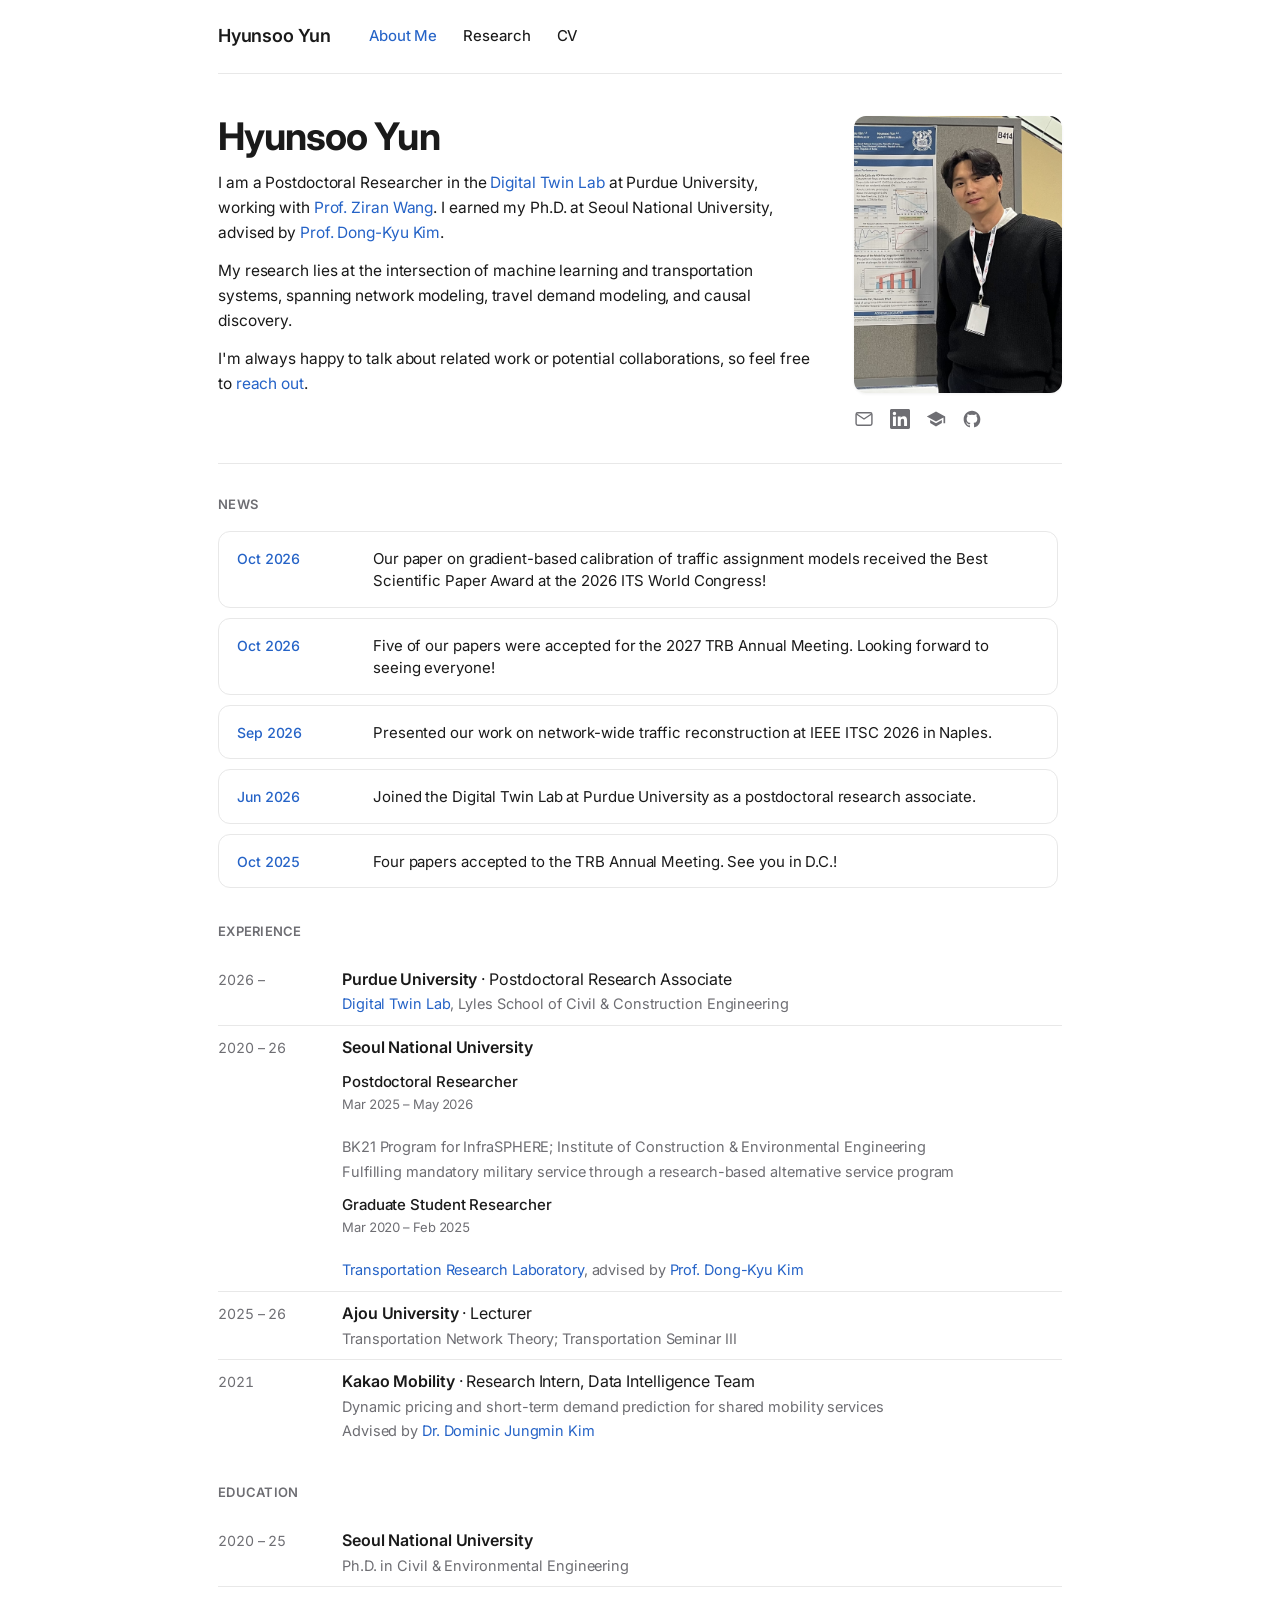
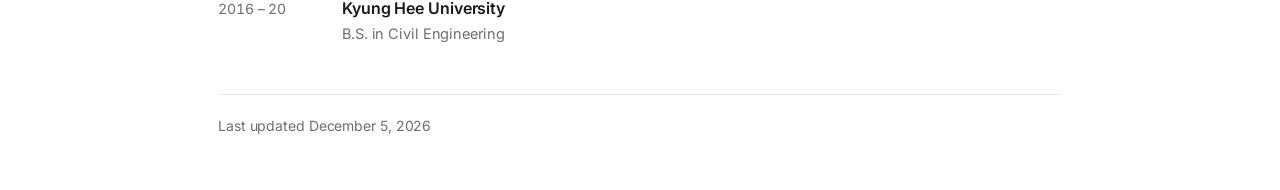
<file: index.html>
<!DOCTYPE html>
<html lang="en">
<head>
<meta charset="utf-8">
<meta name="viewport" content="width=device-width, initial-scale=1">
<title>Hyunsoo Yun</title>
<meta name="description" content="Hyunsoo Yun, Postdoctoral Research Associate, Digital Twin Lab, Purdue University. Traffic operations, causal modeling, and digital twins.">
<meta property="og:title" content="Hyunsoo Yun">
<meta property="og:description" content="Postdoctoral Research Associate, Digital Twin Lab, Purdue University.">
<link rel="preconnect" href="https://fonts.googleapis.com">
<link rel="preconnect" href="https://fonts.gstatic.com" crossorigin>
<link href="https://fonts.googleapis.com/css2?family=Inter:wght@400;450;500;600;700&family=IBM+Plex+Mono:wght@400;500&display=swap" rel="stylesheet">
<link rel="stylesheet" href="style.css">
</head>
<body>
<div class="wrap">

  <nav class="site">
    <a href="index.html" class="sig">Hyunsoo Yun</a>
    <div class="links">
      <a href="index.html" class="on">About Me</a>
      <a href="research.html">Research</a>
      <a href="assets/CV_Hyunsoo%20Yun%20(2026.11.23).pdf" target="_blank" rel="noopener">CV</a>
    </div>
  </nav>

  <header class="hero">
    <div class="hero-text">
      <h1>Hyunsoo Yun</h1>
      <p class="about">I am a Postdoctoral Researcher in the <a href="https://purduedigitaltwin.github.io">Digital Twin Lab</a> at Purdue University, working with <a href="https://ziranw.github.io">Prof. Ziran Wang</a>. I earned my Ph.D. at Seoul National University, advised by <a href="https://sites.google.com/view/trlab-snu/home?authuser=0">Prof. Dong-Kyu Kim</a>.</p>
      <p class="about">My research lies at the intersection of machine learning and transportation systems, spanning network modeling, travel demand modeling, and causal discovery.</p>
      <p class="about">I'm always happy to talk about related work or potential collaborations, so feel free to <a class="maillink" href="#">reach out</a>.</p>
    </div>
    <div>
      <img class="portrait" src="assets/profile.jpg" alt="Hyunsoo Yun">
      <div class="social">
        <a href="#" class="maillink" aria-label="Email" title="Email"><svg viewBox="0 0 24 24" fill="none" stroke="currentColor" stroke-width="1.7"><rect x="2.5" y="4.5" width="19" height="15" rx="2"/><path d="M3 6l9 6 9-6"/></svg></a>
        <a href="https://www.linkedin.com/in/hyunsoo-yun-675307217/" aria-label="LinkedIn" title="LinkedIn"><svg viewBox="0 0 24 24" fill="currentColor"><path d="M20.45 20.45h-3.56v-5.57c0-1.33-.02-3.04-1.85-3.04-1.85 0-2.13 1.45-2.13 2.94v5.67H9.35V9h3.41v1.56h.05c.48-.9 1.64-1.85 3.37-1.85 3.6 0 4.27 2.37 4.27 5.45v6.29zM5.34 7.43a2.06 2.06 0 110-4.13 2.06 2.06 0 010 4.13zM7.12 20.45H3.56V9h3.56v11.45zM22.22 0H1.77C.79 0 0 .77 0 1.73v20.54C0 23.23.79 24 1.77 24h20.45c.98 0 1.78-.77 1.78-1.73V1.73C24 .77 23.2 0 22.22 0z"/></svg></a>
        <a href="https://scholar.google.com/citations?user=NvC2dcgAAAAJ&amp;hl=ko&amp;oi=ao" aria-label="Google Scholar" title="Google Scholar"><svg viewBox="0 0 24 24" fill="currentColor"><path d="M12 3L1 9l11 6 9-4.91V17h2V9zM5 13.18v3.5L12 21l7-4.32v-3.5L12 17z"/></svg></a>
        <a href="https://github.com/HyunsooYun" aria-label="GitHub" title="GitHub"><svg viewBox="0 0 24 24" fill="currentColor"><path d="M12 2C6.48 2 2 6.58 2 12.25c0 4.53 2.87 8.37 6.84 9.73.5.1.68-.22.68-.49l-.01-1.9c-2.78.62-3.37-1.22-3.37-1.22-.46-1.18-1.11-1.5-1.11-1.5-.9-.63.07-.62.07-.62 1 .07 1.53 1.06 1.53 1.06.89 1.56 2.34 1.11 2.91.85.09-.66.35-1.11.63-1.36-2.22-.26-4.56-1.14-4.56-5.07 0-1.12.39-2.03 1.03-2.75-.1-.26-.45-1.3.1-2.71 0 0 .84-.28 2.75 1.05a9.3 9.3 0 015 0c1.91-1.33 2.75-1.05 2.75-1.05.55 1.41.2 2.45.1 2.71.64.72 1.03 1.63 1.03 2.75 0 3.94-2.34 4.81-4.57 5.06.36.32.68.94.68 1.9l-.01 2.82c0 .27.18.59.69.49A10.02 10.02 0 0022 12.25C22 6.58 17.52 2 12 2z"/></svg></a>
      </div>
    </div>
  </header>

  <section>
    <h2>News</h2>
    <div class="newsscroll">
      <article class="newscard"><span class="yr">Oct 2026</span><p>Our paper on gradient-based calibration of traffic assignment models received the Best Scientific Paper Award at the 2026 ITS World Congress!</p></article>
      <article class="newscard"><span class="yr">Oct 2026</span><p>Five of our papers were accepted for the 2027 TRB Annual Meeting. Looking forward to seeing everyone!</p></article>
      <article class="newscard"><span class="yr">Sep 2026</span><p>Presented our work on network-wide traffic reconstruction at IEEE ITSC 2026 in Naples.</p></article>
      <article class="newscard"><span class="yr">Jun 2026</span><p>Joined the Digital Twin Lab at Purdue University as a postdoctoral research associate.</p></article>
      <article class="newscard"><span class="yr">Oct 2025</span><p>Four papers accepted to the TRB Annual Meeting. See you in D.C.!</p></article>
      <article class="newscard"><span class="yr">Feb 2025</span><p>Excited to join the BK Education &amp; Research Program for InfraSPHERE at Seoul National University.</p></article>
      <article class="newscard"><span class="yr">Dec 2024</span><p>I’m delighted to be joining Ajou University as a lecturer for the 2025 academic year!</p></article>
      <article class="newscard"><span class="yr">Dec 2024</span><p>Successfully defended my doctoral dissertation!</p></article>
      <article class="newscard"><span class="yr">Mar 2024</span><p>Completed a three-week Basic Military Training course for the Republic of Korea Army.</p></article>
      <article class="newscard"><span class="yr">Jan 2024</span><p>Honored to be selected for the Brain Korea 21 Future Innovative Talent Scholarship.</p></article>
    </div>
  </section>

  <section>
    <h2>Experience</h2>
    <ul class="rows">
      <li><span class="yr">2026 –</span><span class="txt"><b>Purdue University</b> · Postdoctoral Research Associate<span class="sub"><a href="https://purduedigitaltwin.github.io">Digital Twin Lab</a>, Lyles School of Civil &amp; Construction Engineering</span></span></li>
      <li><span class="yr">2020 – 26</span><span class="txt"><b>Seoul National University</b><span class="role">Postdoctoral Researcher<span class="rdate">Mar 2025 – May 2026</span></span><span class="sub">BK21 Program for InfraSPHERE; Institute of Construction &amp; Environmental Engineering</span><span class="sub">Fulfilling mandatory military service through a research-based alternative service program</span><span class="role">Graduate Student Researcher<span class="rdate">Mar 2020 – Feb 2025</span></span><span class="sub"><a href="https://sites.google.com/view/trlab-snu/home?authuser=0">Transportation Research Laboratory</a>, advised by <a href="https://sites.google.com/view/trlab-snu/home?authuser=0">Prof. Dong-Kyu Kim</a></span></span></li>
      <li><span class="yr">2025 – 26</span><span class="txt"><b>Ajou University</b> · Lecturer<span class="sub">Transportation Network Theory; Transportation Seminar III</span></span></li>
      <li><span class="yr">2021</span><span class="txt"><b>Kakao Mobility</b> · Research Intern, Data Intelligence Team<span class="sub">Dynamic pricing and short-term demand prediction for shared mobility services</span><span class="sub">Advised by <a href="https://www.linkedin.com/in/dominic-jungmin-kim-phd-b75684a2/">Dr. Dominic Jungmin Kim</a></span></span></li>
    </ul>
  </section>


  <section>
    <h2>Education</h2>
    <ul class="rows">
      <li><span class="yr">2020 – 25</span><span class="txt"><b>Seoul National University</b><span class="sub">Ph.D. in Civil &amp; Environmental Engineering</span></span></li>
      <li><span class="yr">2016 – 20</span><span class="txt"><b>Kyung Hee University</b><span class="sub">B.S. in Civil Engineering</span></span></li>
    </ul>
  </section>

  <footer>
    <span>Last updated <span id="updated"></span></span>
  </footer>

</div>
<script>
  // Assemble email at runtime so scrapers don't harvest it from the source.
  (function(){
    var user='hyunsoo', domain='purdue.edu';
    document.querySelectorAll('.maillink').forEach(function(a){
      a.href='mailto:'+user+'@'+domain;
    });
    var u=document.getElementById('updated');
    if(u){
      u.textContent=new Date(document.lastModified).toLocaleDateString('en-US',
        {year:'numeric',month:'long',day:'numeric'});
    }
  })();
</script>
</body>
</html>
</file>
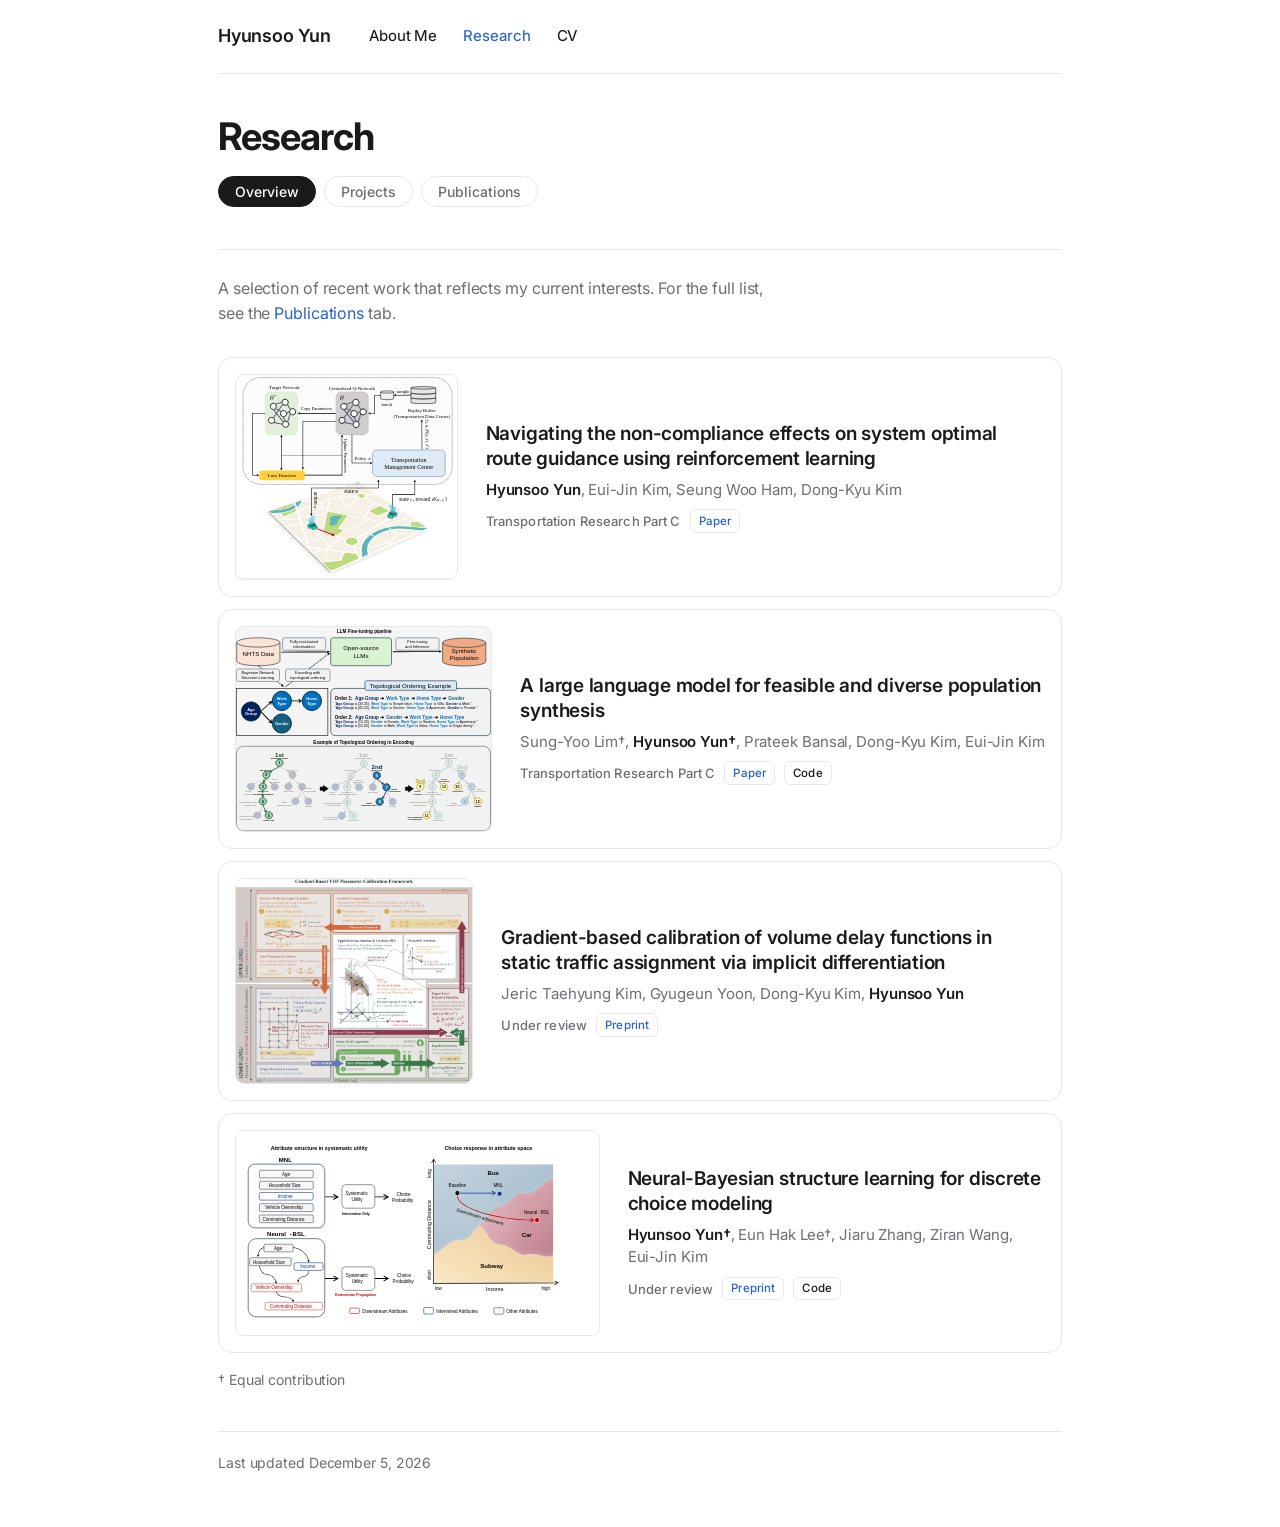
<file: research.html>
<!DOCTYPE html>
<html lang="en">
<head>
<meta charset="utf-8">
<meta name="viewport" content="width=device-width, initial-scale=1">
<title>Research · Hyunsoo Yun</title>
<meta name="description" content="Research overview, projects, and publications of Hyunsoo Yun.">
<link rel="preconnect" href="https://fonts.googleapis.com">
<link rel="preconnect" href="https://fonts.gstatic.com" crossorigin>
<link href="https://fonts.googleapis.com/css2?family=Inter:wght@400;450;500;600;700&family=IBM+Plex+Mono:wght@400;500&display=swap" rel="stylesheet">
<link rel="stylesheet" href="style.css">
</head>
<body>
<div class="wrap">

  <nav class="site">
    <a href="index.html" class="sig">Hyunsoo Yun</a>
    <div class="links">
      <a href="index.html">About Me</a>
      <a href="research.html" class="on">Research</a>
      <a href="assets/CV_Hyunsoo%20Yun%20(2026.11.23).pdf" target="_blank" rel="noopener">CV</a>
    </div>
  </nav>

  <header class="hero" style="display:block">
    <h1>Research</h1>
    <div class="subtabs">
      <button class="subtab on" data-r="overview">Overview</button>
      <button class="subtab" data-r="projects">Projects</button>
      <button class="subtab" data-r="pubs">Publications</button>
    </div>
  </header>

  <!-- OVERVIEW -->
  <div class="rpane on" id="overview">
    <section style="padding-top:26px">
      <p class="research-intro" style="margin-top:0">A selection of recent work that reflects my current interests. For the full list, <span style="white-space:nowrap">see the <a href="#" class="tolink" data-r="pubs">Publications</a> tab.</span></p>
    </section>

    <section>
      <div class="workcard">
        <img class="thumb" src="assets/work-noncompliance.svg" alt="Non-compliance route guidance">
        <div>
          <h3>Navigating the non-compliance effects on system optimal route guidance using reinforcement learning</h3>
          <p class="authors"><span class="me">Hyunsoo Yun</span>, Eui-Jin Kim, Seung Woo Ham, Dong-Kyu Kim</p>
          <div class="rmeta">Transportation Research Part C <a class="pin" href="https://doi.org/10.1016/j.trc.2024.104721">Paper</a></div>
        </div>
      </div>

      <div class="workcard">
        <img class="thumb" src="assets/work-popsynth.svg" alt="LLM population synthesis">
        <div>
          <h3>A large language model for feasible and diverse population synthesis</h3>
          <p class="authors">Sung-Yoo Lim&dagger;, <span class="me">Hyunsoo Yun&dagger;</span>, Prateek Bansal, Dong-Kyu Kim, Eui-Jin Kim</p>
          <div class="rmeta">Transportation Research Part C <a class="pin" href="https://doi.org/10.1016/j.trc.2026.105581">Paper</a> <a class="pin code" href="https://github.com/HyunsooYun/llm-pop-synth">Code</a></div>
        </div>
      </div>

      <div class="workcard">
        <img class="thumb" src="assets/work-vdf.jpg" alt="Gradient-based VDF calibration">
        <div>
          <h3>Gradient-based calibration of volume delay functions in static traffic assignment via implicit differentiation</h3>
          <p class="authors">Jeric Taehyung Kim, Gyugeun Yoon, Dong-Kyu Kim, <span class="me">Hyunsoo Yun</span></p>
          <div class="rmeta">Under review <a class="pin" href="https://dx.doi.org/10.2139/ssrn.6993254">Preprint</a></div>
        </div>
      </div>

      <div class="workcard">
        <img class="thumb" src="assets/work-neural-bsl.svg" alt="Neural-Bayesian structure learning for discrete choice modeling">
        <div>
          <h3>Neural-Bayesian structure learning for discrete choice modeling</h3>
          <p class="authors"><span class="me">Hyunsoo Yun&dagger;</span>, Eun Hak Lee&dagger;, Jiaru Zhang, Ziran Wang, Eui-Jin Kim</p>
          <div class="rmeta">Under review <a class="pin" href="https://arxiv.org/abs/2608.25258">Preprint</a> <a class="pin code" href="https://github.com/HyunsooYun/neural-bsl">Code</a></div>
        </div>
      </div>

      <p class="foot-note">&dagger; Equal contribution</p>
    </section>
  </div>

  <!-- PROJECTS -->
  <div class="rpane" id="projects">
    <section style="padding-top:26px">
      <h2>Projects</h2>
      <p class="research-intro" style="margin-top:0">Funded and applied research projects. Coming soon.</p>
    </section>
  </div>

  <!-- PUBLICATIONS -->
  <div class="rpane" id="pubs">
    <section style="padding-top:20px">
      <details class="pubgroup">
        <summary><span class="ph">Journal Articles</span><span class="expand"></span><svg class="chev" viewBox="0 0 24 24" fill="none" stroke="currentColor" stroke-width="2" stroke-linecap="round" stroke-linejoin="round"><path d="M9 6l6 6-6 6"/></svg></summary>
        <ul class="rows">
        <li><span class="yr">2027</span><span class="txt">Lee, S.H., <span class="me">Yun, H.</span>, Ham, S.W., &amp; Kim, D.K. <a class="ptitle" href="https://www.sciencedirect.com/science/article/pii/S0965856426004660">Impact of traffic management center functionality on speed harmonization in urban networks under mixed traffic environments.</a> <span class="venue">Transportation Research Part A: Policy and Practice</span></span></li>
        <li><span class="yr">2026</span><span class="txt">Kim, P., <span class="me">Yun, H.</span>, &amp; Kim, D.K. <a class="ptitle" href="https://doi.org/10.1016/j.jpubtr.2026.100175">City-scale unmet bus demand modeling with passenger reneging behavior.</a> <span class="venue">Journal of Public Transportation</span></span></li>
        <li><span class="yr">2026</span><span class="txt">Lim, S.Y.&dagger;, <span class="me">Yun, H.&dagger;</span>, Bansal, P., Kim, D.K., &amp; Kim, E.J. <a class="ptitle" href="https://doi.org/10.1016/j.trc.2026.105581">A Large Language Model for Feasible and Diverse Population Synthesis.</a> <span class="venue">Transportation Research Part C</span> <a class="pin code" href="https://github.com/HyunsooYun/llm-pop-synth">Code</a></span></li>
        <li><span class="yr">2025</span><span class="txt">Lee, E.H., <span class="me">Yun, H.</span>, Cho, S.H., &amp; Lee, E. <a class="ptitle" href="https://doi.org/10.1080/19439962.2025.2598268">Aggressive driving in ride-hailing: Work hours and road conditions.</a> <span class="venue">Journal of Transportation Safety &amp; Security</span></span></li>
        <li><span class="yr">2025</span><span class="txt"><span class="me">Yun, H.</span> &amp; Lee, E.H. <a class="ptitle" href="https://doi.org/10.1016/j.tranpol.2025.06.021">Party politics in transport policy with a large language model.</a> <span class="venue">Transport Policy</span></span></li>
        <li><span class="yr">2025</span><span class="txt">Min, D., <span class="me">Yun, H.</span>, Kim, D.K., &amp; Ham, S.W. <a class="ptitle" href="https://doi.org/10.1177/03611981251378484">Dynamic origin-destination matrix estimation using metamodel-based model predictive control for real time application.</a> <span class="venue">Transportation Research Record</span></span></li>
        <li><span class="yr">2025</span><span class="txt">Kim, P., <span class="me">Yun, H.</span>, Kim, J., &amp; Kim, D.K. <a class="ptitle" href="https://doi.org/10.1016/j.trc.2025.105244">Scalable link cost learning for real-time route guidance systems.</a> <span class="venue">Transportation Research Part C</span></span></li>
        <li><span class="yr">2024</span><span class="txt"><span class="me">Yun, H.</span>, Kim, E.J., Ham, S.W., &amp; Kim, D.K. <a class="ptitle" href="https://doi.org/10.1016/j.trc.2024.104721">Navigating the non-compliance effects on system optimal route guidance using reinforcement learning.</a> <span class="venue">Transportation Research Part C</span></span></li>
        <li><span class="yr">2023</span><span class="txt">Min, D., <span class="me">Yun, H.</span>, Ham, S.W., &amp; Kim, D.K. <a class="ptitle" href="https://doi.org/10.1177/03611981241266837">Real-time estimation of origin-destination matrices using a deep neural network for digital twins.</a> <span class="venue">Transportation Research Record</span></span></li>
        <li><span class="yr">2023</span><span class="txt"><span class="me">Yun, H.</span>, Lee, E.H., Moon, S., &amp; Kim, D.K. <a class="ptitle" href="https://doi.org/10.1177/03611981231190394">Data-driven approach for measuring and managing physical distancing in subways during pandemic conditions.</a> <span class="venue">Transportation Research Record</span></span></li>
        <li><span class="yr">2022</span><span class="txt"><span class="me">Yun, H.</span>, Kim, E.J., Ham, S.W., &amp; Kim, D.K. <a class="ptitle" href="https://doi.org/10.1080/15472450.2022.2135437">Price incentive strategy for the e-scooter sharing service using deep reinforcement learning.</a> <span class="venue">Journal of Intelligent Transportation Systems</span></span></li>
        <li><span class="yr">2021</span><span class="txt"><span class="me">Yun, H.</span>, Lee, E.H., Kim, D.K., &amp; Cho, S.H. <a class="ptitle" href="https://doi.org/10.1177/03611981211027562">Development of estimating methodology for transit accessibility using smart card data.</a> <span class="venue">Transportation Research Record</span></span></li>
        </ul>
      </details>

      <details class="pubgroup">
        <summary><span class="ph">Ongoing Work</span><span class="expand"></span><svg class="chev" viewBox="0 0 24 24" fill="none" stroke="currentColor" stroke-width="2" stroke-linecap="round" stroke-linejoin="round"><path d="M9 6l6 6-6 6"/></svg></summary>
        <ul class="rows">
        <li><span class="yr">–</span><span class="txt">Jiang, L., Wei, C., Li, Y., Wang, S., Zhou, Y., <span class="me">Yun, H.</span>, Liao, X., Pitts, B., &amp; Wang, Z. <a class="ptitle" href="https://arxiv.org/abs/2611.05968">InterSim: Innovative Intersection Digital Twins for Human-in-the-Loop Driving Simulation.</a> <a class="pin code" href="https://github.com/PurdueDigitalTwin/InterSim-Simulator">Code</a> <a class="pin code" href="https://purduedigitaltwin.github.io/InterSim/">Project</a></span></li>
        <li><span class="yr">–</span><span class="txt"><span class="me">Yun, H.&dagger;</span>, Lee, E.H.&dagger;, Zhang, J., Wang, Z., &amp; Kim, E.J. <a class="ptitle" href="https://arxiv.org/abs/2608.25258">Neural-Bayesian Structure Learning for Discrete Choice Modeling.</a> <a class="pin code" href="https://github.com/HyunsooYun/neural-bsl">Code</a></span></li>
        <li><span class="yr">–</span><span class="txt">Kim, J.T., Yoon, G., Kim, D.K., &amp; <span class="me">Yun, H.</span> <a class="ptitle" href="https://dx.doi.org/10.2139/ssrn.6993254">Gradient-Based Calibration of Volume Delay Functions in Static Traffic Assignment via Implicit Differentiation.</a></span></li>
        <li><span class="yr">–</span><span class="txt">Kim, P., <span class="me">Yun, H.</span>, &amp; Kim, D.K. Learning Heterogeneous Link Costs for Scalable Real-Time Route Recommendation.</span></li>
        <li><span class="yr">–</span><span class="txt">Lee, E.H., Cho, J.H., Tu, Z., &amp; <span class="me">Yun, H.</span> DeciGen: Generative Multi-Criteria Decision Making in Transportation Planning.</span></li>
        <li><span class="yr">–</span><span class="txt">Lee, E.H., Lee, E., Lee, Y.-I., <span class="me">Yun, H.</span>, Yun, H.-R., Lee, G., &amp; Lee, T. Fare-free Subway and Senior Delivery Work in Seoul.</span></li>
        <li><span class="yr">–</span><span class="txt">Choi, S., Choi, J., Kim, D.K., &amp; <span class="me">Yun, H.</span> A two-stage framework for anomaly detection and classification in loop detector data.</span></li>
        <li><span class="yr">–</span><span class="txt">Lee, E.H., Lee, J.-H., Kim, J., <span class="me">Yun, H.</span>, Cho, S.-H., &amp; Kwon, O.H. Functional Demand-Responsive Transit Planning for Older Adults in a Super-Aging Society Using Generative AI.</span></li>
        <li><span class="yr">–</span><span class="txt">Lee, E.H., Lee, E., <span class="me">Yun, H.</span>, Cho, S.-H., &amp; Souza, R. Prioritizing Road Drain Cleaning for Urban Flood Resilience in Seoul.</span></li>
        <li><span class="yr">–</span><span class="txt">Ahn, S., Kim, W., <span class="me">Yun, H.</span>, Cho, S.-H., Soltani, A., &amp; Lee, E.H. Morning Guard: Crossing Guard Effects in School Zones Using Vision AI.</span></li>
        </ul>
      </details>

      <details class="pubgroup">
        <summary><span class="ph">Conference Presentations</span><span class="expand"></span><svg class="chev" viewBox="0 0 24 24" fill="none" stroke="currentColor" stroke-width="2" stroke-linecap="round" stroke-linejoin="round"><path d="M9 6l6 6-6 6"/></svg></summary>
        <ul class="rows">
        <li><span class="yr">2027</span><span class="txt"><span class="me">Yun, H.&dagger;</span>, Lee, E.H.&dagger;, Zhang, J., Wang, Z., &amp; Kim, E.J. Neural-Bayesian Structure Learning for Joint Causal Discovery and Discrete Choice Modeling. <span class="venue">TRB 106th Annual Meeting</span> (Accepted for presentation)</span></li>
        <li><span class="yr">2027</span><span class="txt"><span class="me">Yun, H.&dagger;</span>, Jiang, L.&dagger;, Lu, J., Wei, C., McCoy, D., Ruble, T., Lintner, I., Reamer, D., Seely, C., Beck, J., &amp; Wang, Z. Driver Comprehension and Behavior at Reduced Conflict Intersections: Evidence from Field Trajectories, Public Survey, and Driving Simulation. <span class="venue">TRB 106th Annual Meeting</span> (Accepted for presentation)</span></li>
        <li><span class="yr">2027</span><span class="txt">Lee, E.H., Lee, J.-H., Kim, J., <span class="me">Yun, H.</span>, Cho, S.-H., &amp; Kwon, O.H. Functional Demand-Responsive Transit Planning for Older Adults in a Super-Aging Society Using Generative AI. <span class="venue">TRB 106th Annual Meeting</span> (Accepted for presentation)</span></li>
        <li><span class="yr">2027</span><span class="txt">Lee, E.H., Lee, E., <span class="me">Yun, H.</span>, Cho, S.-H., &amp; Souza, R. Prioritizing Road Drain Cleaning for Urban Flood Resilience in Seoul. <span class="venue">TRB 106th Annual Meeting</span> (Accepted for presentation)</span></li>
        <li><span class="yr">2027</span><span class="txt">Ahn, S., Kim, W., <span class="me">Yun, H.</span>, Cho, S.-H., Soltani, A., &amp; Lee, E.H. Morning Guard: Crossing Guard Effects in School Zones Using Vision AI. <span class="venue">TRB 106th Annual Meeting</span> (Accepted for presentation)</span></li>
        <li><span class="yr">2026</span><span class="txt">Kim, J.T., Kim, D.K., &amp; <span class="me">Yun, H.</span> Network-Level Volume-Delay Function Parameter Calibration via Path-Based Proxy Gradients. <span class="venue">32nd ITS World Congress</span></span></li>
        <li><span class="yr">2026</span><span class="txt">Choi, S., Choi, J., Kim, D.K., &amp; <span class="me">Yun, H.</span> Data-driven Identification of Incidents Affecting Traffic Flow under Faulty Sensor Data. <span class="venue">32nd ITS World Congress</span></span></li>
        <li><span class="yr">2026</span><span class="txt"><span class="me">Yun, H.</span>, Jiang, L., Zhang, J., &amp; Wang, Z. Network-Wide Traffic Reconstruction Using a Generative Dynamic Traffic Assignment Framework. <span class="venue">IEEE ITSC 2026 Workshop on Disruptive Technologies for Intelligent Urban Traffic Monitoring and Network Management</span></span></li>
        <li><span class="yr">2026</span><span class="txt">Lim, S.Y.&dagger;, <span class="me">Yun, H.&dagger;</span>, Bansal, P., &amp; Kim, E.J. A Large Language Model for Feasible and Diverse Population Synthesis. <span class="venue">TRB 105th Annual Meeting</span></span></li>
        <li><span class="yr">2026</span><span class="txt">Lee, E.H., Lee, E., Lee, Y.-I., <span class="me">Yun, H.</span>, Yun, H.-R., Lee, G., &amp; Lee, T. Fare-free Subway and Senior Delivery Work in Seoul. <span class="venue">TRB 105th Annual Meeting</span></span></li>
        <li><span class="yr">2026</span><span class="txt">Kim, J.T., Kim, D.K., &amp; <span class="me">Yun, H.</span> Gradient-Based Calibration of Volume Delay Functions in Static Traffic Assignment via Implicit Differentiation. <span class="venue">TRB 105th Annual Meeting</span></span></li>
        <li><span class="yr">2026</span><span class="txt">Lee, E.H., <span class="me">Yun, H.</span>, &amp; Tu, Z. A Generative Multi-Criteria Decision-Making Framework for Evaluating Transportation Systems: A Case Study of Texas. <span class="venue">TRB 105th Annual Meeting</span></span></li>
        <li><span class="yr">2025</span><span class="txt"><span class="me">Yun, H.</span>, Kim, E.J., &amp; Kim, D.K. The Potential of Large-Language Models as Regularizers in Deep Generative Models for Population Synthesis. <span class="venue">ITS Asia Pacific Forum</span></span></li>
        <li><span class="yr">2025</span><span class="txt"><span class="me">Yun, H.</span>, Kim, D.J., &amp; Kim, D.K. Managing Supply-Demand Imbalance in Shared Mobility Services Through Spatiotemporal Pricing. <span class="venue">Transportation Research Symposium 2025</span></span></li>
        <li><span class="yr">2025</span><span class="txt">Lee, S.H., Ham, S.W., <span class="me">Yun, H.</span>, &amp; Kim, D.K. Speed Harmonization Based on Multi-agent Reinforcement Learning for Mitigating Traffic Congestion under Mixed Traffic Environment. <span class="venue">TRB 104th Annual Meeting</span></span></li>
        <li><span class="yr">2025</span><span class="txt">Min, D., <span class="me">Yun, H.</span>, Ham, S.W., &amp; Kim, D.K. Real-time Dynamic Origin-Destination Matrix Estimation Using Metamodel-based Model Predictive Control. <span class="venue">TRB 104th Annual Meeting</span></span></li>
        <li><span class="yr">2024</span><span class="txt">Min, D., <span class="me">Yun, H.</span>, Ham, S.W., &amp; Kim, D.K. Real-time Estimation of Origin-Destination Matrices Using a Deep Neural Network for Digital Twins. <span class="venue">TRB 103rd Annual Meeting</span></span></li>
        <li><span class="yr">2023</span><span class="txt"><span class="me">Yun, H.</span>, Lee, E.H., Moon, S., &amp; Kim, D.K. Analysis of Subway Passenger's Physical Distancing Before and After the Outbreak of COVID-19. <span class="venue">TRB 102nd Annual Meeting</span></span></li>
        <li><span class="yr">2023</span><span class="txt">Min, D., <span class="me">Yun, H.</span>, &amp; Kim, D.K. Developing Lane-changing Strategy of Autonomous Vehicles Based on Deep Reinforcement Learning Using Long-range Information for Mitigating Traffic Congestion. <span class="venue">15th International Conference of EASTS</span></span></li>
        </ul>
        <p class="foot-note">&dagger; Equal contribution.</p>
      </details>
    </section>
  </div>

  <footer>
    <span>Last updated <span id="updated"></span></span>
  </footer>

</div>
<script>
  function showPane(r){
    document.querySelectorAll('.subtab').forEach(function(x){x.classList.toggle('on',x.dataset.r===r)});
    document.querySelectorAll('.rpane').forEach(function(p){p.classList.toggle('on',p.id===r)});
  }
  document.querySelectorAll('.subtab').forEach(function(t){
    t.addEventListener('click', function(){ showPane(t.dataset.r); });
  });
  document.querySelectorAll('.tolink').forEach(function(a){
    a.addEventListener('click', function(e){ e.preventDefault(); showPane(a.dataset.r); window.scrollTo({top:0,behavior:'smooth'}); });
  });
  (function(){
    var user='hyunsoo', domain='purdue.edu';
    document.querySelectorAll('.maillink').forEach(function(a){ a.href='mailto:'+user+'@'+domain; });
    var u=document.getElementById('updated');
    if(u){ u.textContent=new Date(document.lastModified).toLocaleDateString('en-US',
      {year:'numeric',month:'long',day:'numeric'}); }
  })();
</script>
</body>
</html>
</file>
<file: style.css>
/* Hyunsoo Yun — personal site
   Clean sans aesthetic (à la system SF / Inter). Blue links.
   Paper #FFFFFF / ink #1A1A1A / accent #2563C7 */

:root{
  --bg:#FFFFFF;
  --ink:#1A1A1A;
  --muted:#6E6E73;
  --rule:#E8E8E8;
  --soft:#F5F5F5;
  --accent:#2563C7;
  --sans:"Inter",-apple-system,BlinkMacSystemFont,"Segoe UI",Roboto,Helvetica,Arial,sans-serif;
  --mono:"IBM Plex Mono",ui-monospace,monospace;
}

*{box-sizing:border-box}
html{-webkit-text-size-adjust:100%}
body{
  margin:0;background:var(--bg);color:var(--ink);
  font-family:var(--sans);
  font-size:16px;line-height:1.6;font-weight:400;
  -webkit-font-smoothing:antialiased;letter-spacing:-.006em;
}
a{color:inherit;text-decoration:none}
a:focus-visible{outline:2px solid var(--accent);outline-offset:3px;border-radius:2px}

.wrap{max-width:900px;margin:0 auto;padding:0 28px}

/* nav */
nav.site{
  display:flex;align-items:center;gap:30px;
  padding:22px 0;border-bottom:1px solid var(--rule);flex-wrap:wrap;
}
.sig{font-size:18px;font-weight:600;letter-spacing:-.01em;margin-right:8px}
.links{display:flex;gap:26px}
.links a{color:var(--ink);font-size:15px;font-weight:450;transition:color .15s}
.links a:hover{color:var(--accent)}
.links a.on{color:var(--accent)}

/* hero — side by side */
.hero{padding:42px 0 34px;display:grid;grid-template-columns:1fr 208px;gap:42px;align-items:start;border-bottom:1px solid var(--rule)}
.hero-text{min-width:0}
.portrait{width:100%;border-radius:12px;display:block;box-shadow:0 1px 3px rgba(0,0,0,.06)}
h1{
  font-size:clamp(30px,5vw,38px);line-height:1.1;
  font-weight:700;letter-spacing:-.025em;margin:0 0 12px;
}
.role{font-size:18px;margin:0 0 22px;color:var(--muted);font-weight:400}
.role b{font-weight:400;color:var(--ink)}
.role .m{color:var(--muted);padding:0 4px}
.role a{color:var(--accent)}
.about{color:var(--ink);margin:0 0 13px;font-size:15.5px;line-height:1.62}
.about:last-of-type{margin-bottom:0}
.about a{color:var(--accent)}
.about a:hover{text-decoration:underline}

/* social icon row under photo */
.social{display:flex;gap:16px;margin-top:16px;justify-content:flex-start;align-items:center;flex-wrap:wrap}
.social a{color:var(--muted);display:inline-flex;transition:color .15s}
.social a:hover{color:var(--accent)}
.social svg{width:20px;height:20px;display:block}

/* sections */
section{padding:30px 0 0}
h2{
  font-size:13px;font-weight:600;letter-spacing:.02em;
  text-transform:uppercase;color:var(--muted);
  margin:0 0 16px;
}

/* rows */
ul.rows{list-style:none;margin:0;padding:0}
ul.rows li{display:grid;grid-template-columns:104px 1fr;gap:20px;padding:9px 0;border-bottom:1px solid var(--rule)}
ul.rows li:last-child{border-bottom:0}
.yr{font-size:14px;color:var(--muted);padding-top:2px;font-variant-numeric:tabular-nums}
.txt{font-size:16px;line-height:1.55}
.txt b{font-weight:600}
.sub{display:block;color:var(--muted);font-size:14.5px;margin-top:2px}
.sub a{color:var(--accent)}
.sub a:hover{text-decoration:underline}
.loc{display:block;color:var(--muted);font-size:14px;margin-top:1px}
.role{display:block;margin-top:10px;font-size:15px;font-weight:500;color:var(--ink)}
.rdate{display:block;color:var(--muted);font-size:13px;font-weight:400;margin-top:1px;font-variant-numeric:tabular-nums}
.venue{color:var(--muted)}
.ptitle{color:var(--ink);transition:color .15s}
.ptitle:hover{color:var(--accent);text-decoration:underline}
.me{font-weight:600;color:var(--ink)}
.pin{
  display:inline-block;font-size:11.5px;font-weight:500;color:var(--accent);
  border:1px solid var(--rule);border-radius:6px;
  padding:1.5px 8px;margin-left:6px;white-space:nowrap;
  letter-spacing:.01em;transition:all .15s;vertical-align:1px;
}
a.pin:hover{border-color:var(--accent);background:var(--accent);color:#fff}
.pin.code{color:var(--ink)}
a.pin.code:hover{border-color:var(--ink);background:var(--ink);color:#fff}
.links-row .pin{margin-left:0}
.workcard .links-row{margin-top:9px;padding-top:0}
.foot-note{color:var(--muted);font-size:14px;margin-top:16px}

/* research page */
.research-intro{font-size:16px;line-height:1.6;color:var(--muted);max-width:66ch;margin:14px 0 0}
.research-intro a{color:var(--accent)}
.ritem{padding:20px 0;border-bottom:1px solid var(--rule)}
.ritem:last-child{border-bottom:0}
.ritem h3{font-size:19px;font-weight:600;letter-spacing:-.01em;margin:0 0 4px;line-height:1.3}
.ritem .tagline{color:var(--muted);margin:0 0 12px;font-size:16px}
.ritem p{margin:0 0 12px;font-size:16px;line-height:1.6;max-width:70ch}
.ritem p:last-child{margin-bottom:0}
.rmeta{font-size:13px;letter-spacing:.01em;color:var(--muted);margin-bottom:10px;font-weight:500}
.rmeta.live{color:var(--accent)}
.links-row{display:flex;gap:8px;padding-top:4px;flex-wrap:wrap}

/* news — vertical scroll strip */
.newsscroll{
  display:flex;flex-direction:column;gap:10px;
  max-height:360px;overflow-y:auto;overscroll-behavior-y:contain;
  scroll-snap-type:y proximity;-webkit-overflow-scrolling:touch;
  padding:2px 4px 2px 0;
  scrollbar-width:thin;scrollbar-color:var(--rule) transparent;
}
.newsscroll::-webkit-scrollbar{width:6px}
.newsscroll::-webkit-scrollbar-thumb{background:var(--rule);border-radius:999px}
.newsscroll::-webkit-scrollbar-thumb:hover{background:var(--muted)}
.newscard{
  scroll-snap-align:start;
  display:grid;grid-template-columns:118px 1fr;gap:18px;align-items:baseline;
  border:1px solid var(--rule);border-radius:12px;padding:14px 18px;
  background:var(--bg);transition:border-color .18s,transform .18s,box-shadow .18s;
}
.newscard:hover{border-color:var(--muted);transform:translateX(3px);box-shadow:0 6px 20px rgba(0,0,0,.06)}
.newscard .yr{font-size:14px;color:var(--accent);font-weight:500;font-variant-numeric:tabular-nums;white-space:nowrap}
.newscard p{margin:0;font-size:15px;line-height:1.5;color:var(--ink)}

@media(max-width:680px){
  .newscard{grid-template-columns:1fr;gap:3px}
}

/* upcoming */
.upcoming-lead{font-size:16px;line-height:1.6;color:var(--ink);max-width:66ch;margin:0 0 18px}
.upcoming-lead a{color:var(--accent)}
.upcoming-lead a:hover{text-decoration:underline}

/* filter chips */
.filterbar{display:flex;gap:8px;flex-wrap:wrap;margin:2px 0 -8px}
.chip{
  font-size:13px;font-weight:500;
  background:transparent;color:var(--muted);
  border:1px solid var(--rule);border-radius:999px;
  padding:5px 15px;cursor:pointer;transition:all .15s;font-family:inherit;
}
.chip:hover{color:var(--ink);border-color:var(--muted)}
.chip.on{color:#fff;background:var(--ink);border-color:var(--ink)}

footer{
  margin-top:40px;padding:20px 0 52px;border-top:1px solid var(--rule);
  display:flex;justify-content:space-between;gap:14px;flex-wrap:wrap;
  font-size:14px;color:var(--muted);
}
footer a{color:var(--ink)}
footer a:hover{color:var(--accent)}

@media(max-width:680px){
  .hero{grid-template-columns:1fr;padding:34px 0 30px;gap:26px}
  .portrait{max-width:220px}
  .social{margin-top:12px}
  ul.rows li{grid-template-columns:1fr;gap:3px}
  .yr{padding-top:0}
  nav.site{gap:18px}
  .links{gap:20px}
}

/* ── Research hub sub-tabs ── */
.subtabs{display:flex;gap:8px;margin:18px 0 8px;flex-wrap:wrap}
.subtab{
  font-size:14px;font-weight:500;font-family:inherit;
  background:transparent;color:var(--muted);
  border:1px solid var(--rule);border-radius:999px;
  padding:6px 16px;cursor:pointer;transition:all .15s;
}
.subtab:hover{color:var(--ink);border-color:var(--muted)}
.subtab.on{color:#fff;background:var(--ink);border-color:var(--ink)}
.rpane{display:none}
.rpane.on{display:block}
.theme-note{color:var(--ink);font-size:16px;line-height:1.6;max-width:70ch;margin:0 0 8px}

/* publication accordions */
.pubgroup{border-top:1px solid var(--rule)}
.pubgroup:last-of-type{border-bottom:1px solid var(--rule)}
.pubgroup summary{
  list-style:none;cursor:pointer;user-select:none;
  display:flex;align-items:center;gap:10px;
  padding:15px 12px;margin:0 -12px;border-radius:10px;
  font-size:13px;font-weight:600;letter-spacing:.02em;text-transform:uppercase;
  color:var(--muted);transition:color .15s,background .15s;
}
.pubgroup summary::-webkit-details-marker{display:none}
.pubgroup summary:hover{color:var(--ink);background:var(--soft)}
.pubgroup[open] summary{color:var(--ink)}
.pubgroup .expand{
  margin-left:auto;font-size:11.5px;font-weight:500;color:var(--muted);
  letter-spacing:.01em;text-transform:none;transition:color .15s;
}
.pubgroup .expand::after{content:"Show"}
.pubgroup[open] .expand::after{content:"Hide"}
.pubgroup summary:hover .expand,.pubgroup[open] .expand{color:var(--accent)}
.pubgroup .chev{width:13px;height:13px;color:var(--muted);flex:none;transition:transform .22s ease,color .15s}
.pubgroup summary:hover .chev,.pubgroup[open] .chev{color:var(--accent)}
.pubgroup[open] summary .chev{transform:rotate(90deg)}
.pubgroup > ul.rows{padding-bottom:8px}
.pubgroup[open] > ul.rows{animation:pubreveal .24s ease}
.pubgroup .foot-note{margin-top:6px;padding-bottom:14px}
@keyframes pubreveal{from{opacity:0;transform:translateY(-5px)}to{opacity:1;transform:none}}
.tolink{color:var(--accent);cursor:pointer}
.tolink:hover{text-decoration:underline}

/* selected work cards with thumbnail */
.workcard{
  display:grid;grid-template-columns:auto 1fr;gap:28px;align-items:center;
  padding:16px;border:1px solid var(--rule);border-radius:14px;
  margin-bottom:12px;background:var(--bg);
  transition:border-color .18s,box-shadow .18s,transform .18s;
}
.workcard:last-child{margin-bottom:0}
.workcard:hover{border-color:#d6d6da;box-shadow:0 8px 26px rgba(0,0,0,.07);transform:translateY(-2px)}
.workcard .thumb{
  height:206px;width:auto;max-width:100%;
  border-radius:9px;border:1px solid var(--rule);display:block;background:var(--soft);
}
.workcard h3{font-size:19px;font-weight:600;letter-spacing:-.012em;margin:0 0 8px;line-height:1.32}
.workcard .rmeta{font-size:13px;color:var(--muted);margin:0;font-weight:500}
.workcard .rmeta.live{color:var(--accent)}
.workcard .authors{margin:0 0 8px;font-size:15px;line-height:1.5;color:var(--muted)}
.workcard .authors .me{color:var(--ink)}

@media(max-width:680px){
  .workcard{grid-template-columns:1fr;gap:12px;padding:14px}
  .workcard .thumb{height:auto;width:100%;max-width:100%}
  .subtabs{margin:14px 0 4px}
}
</file>
